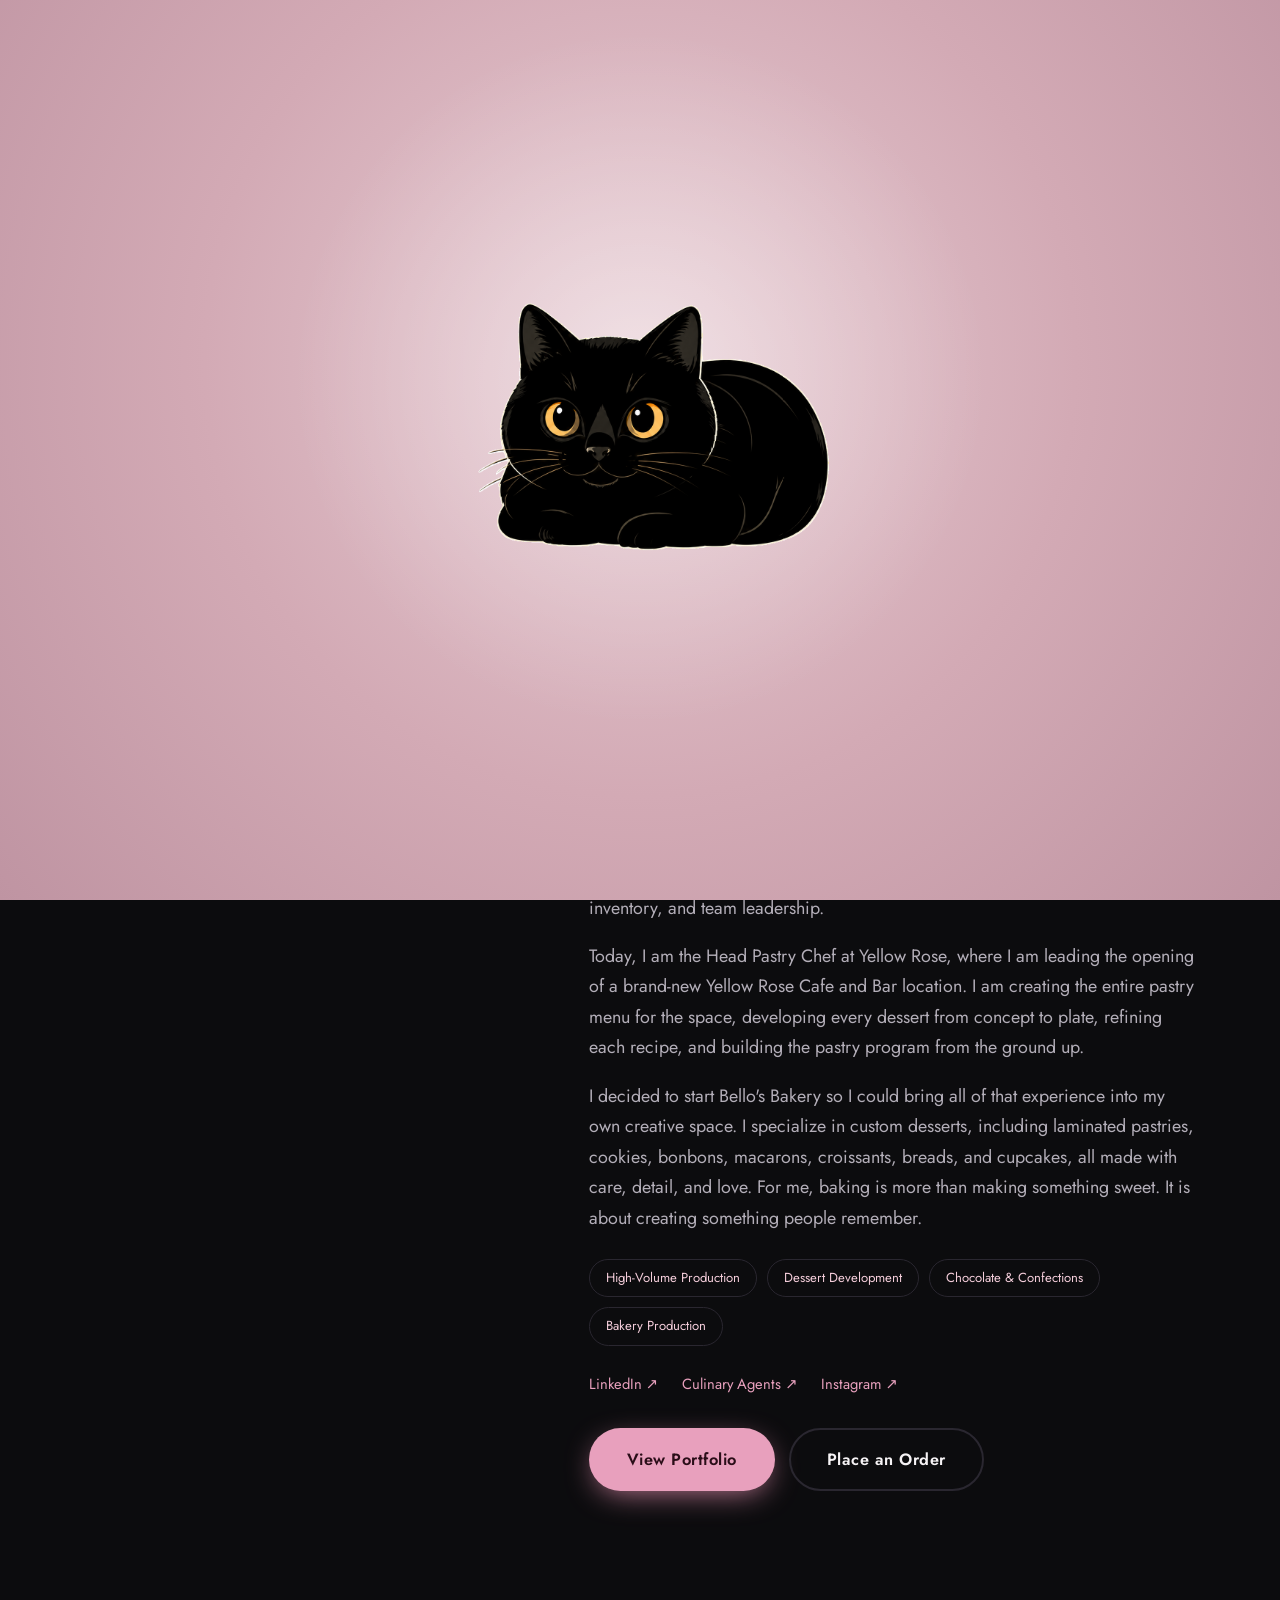
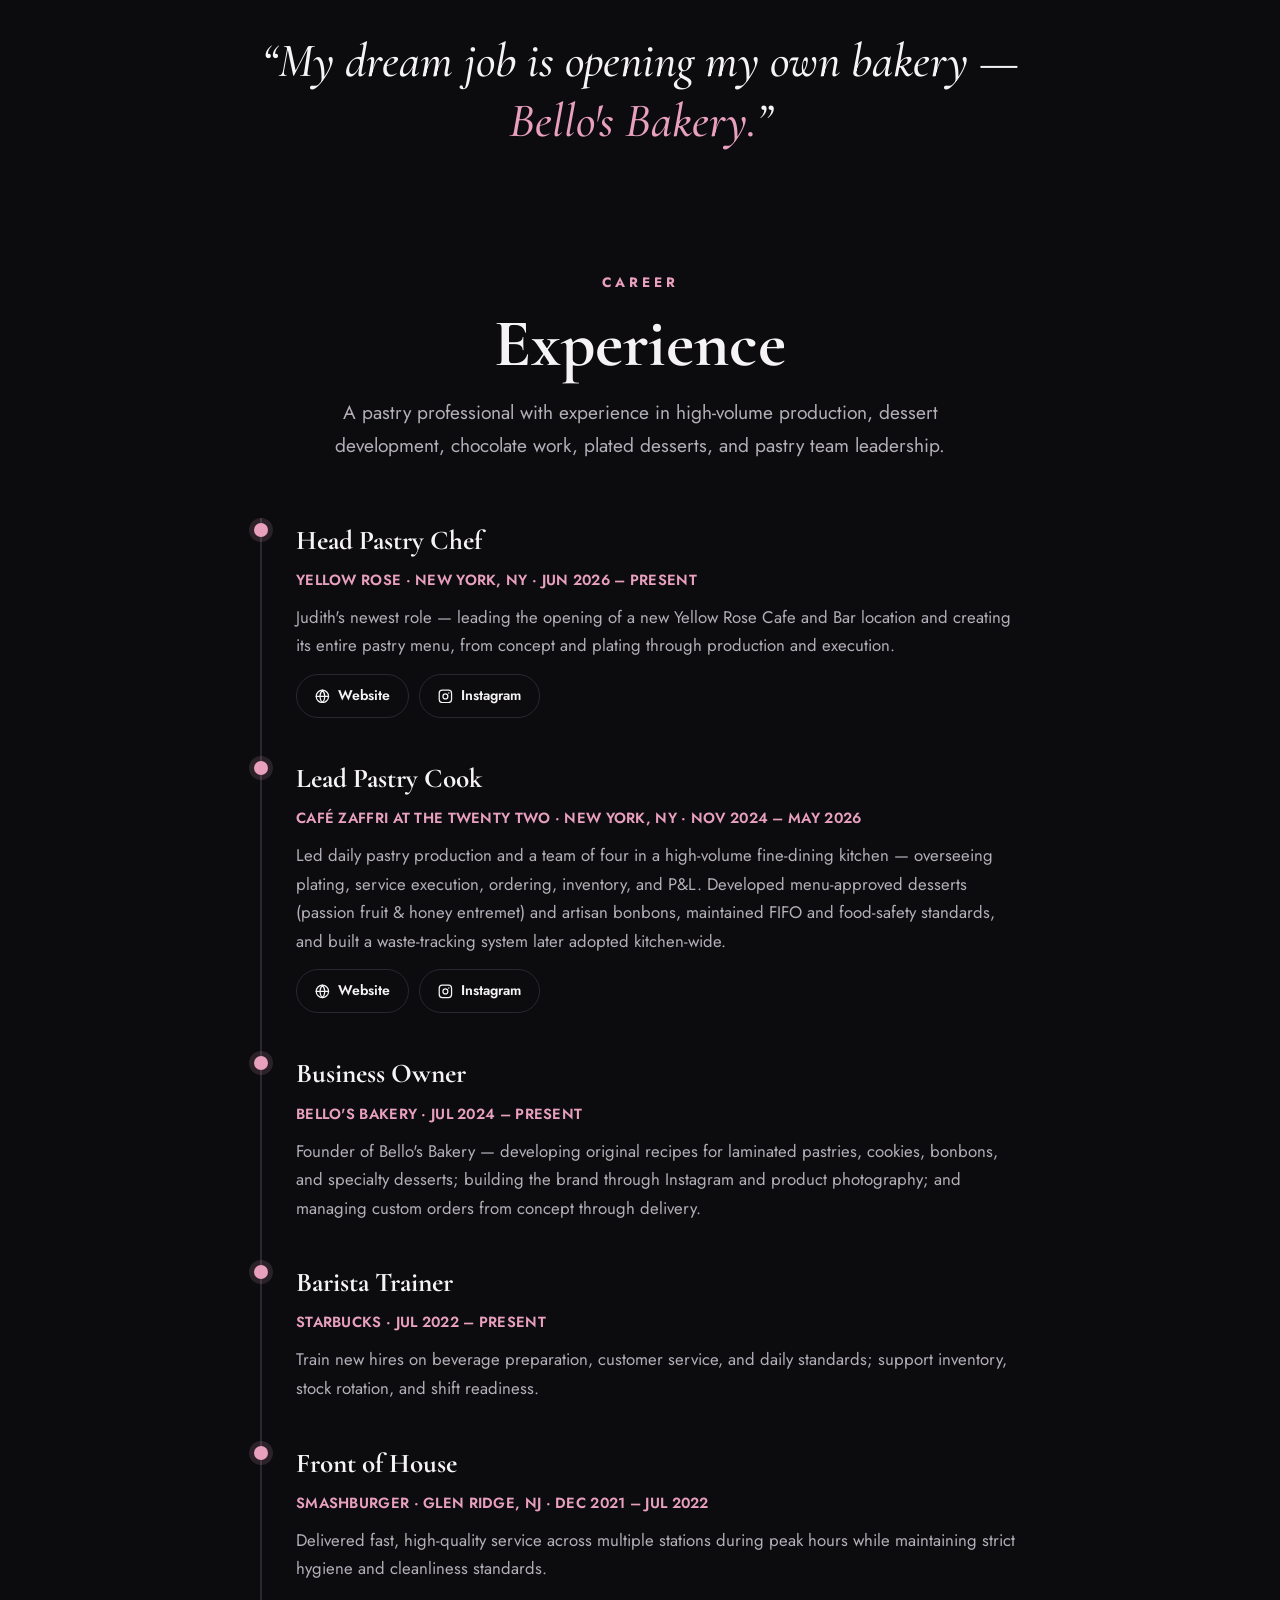
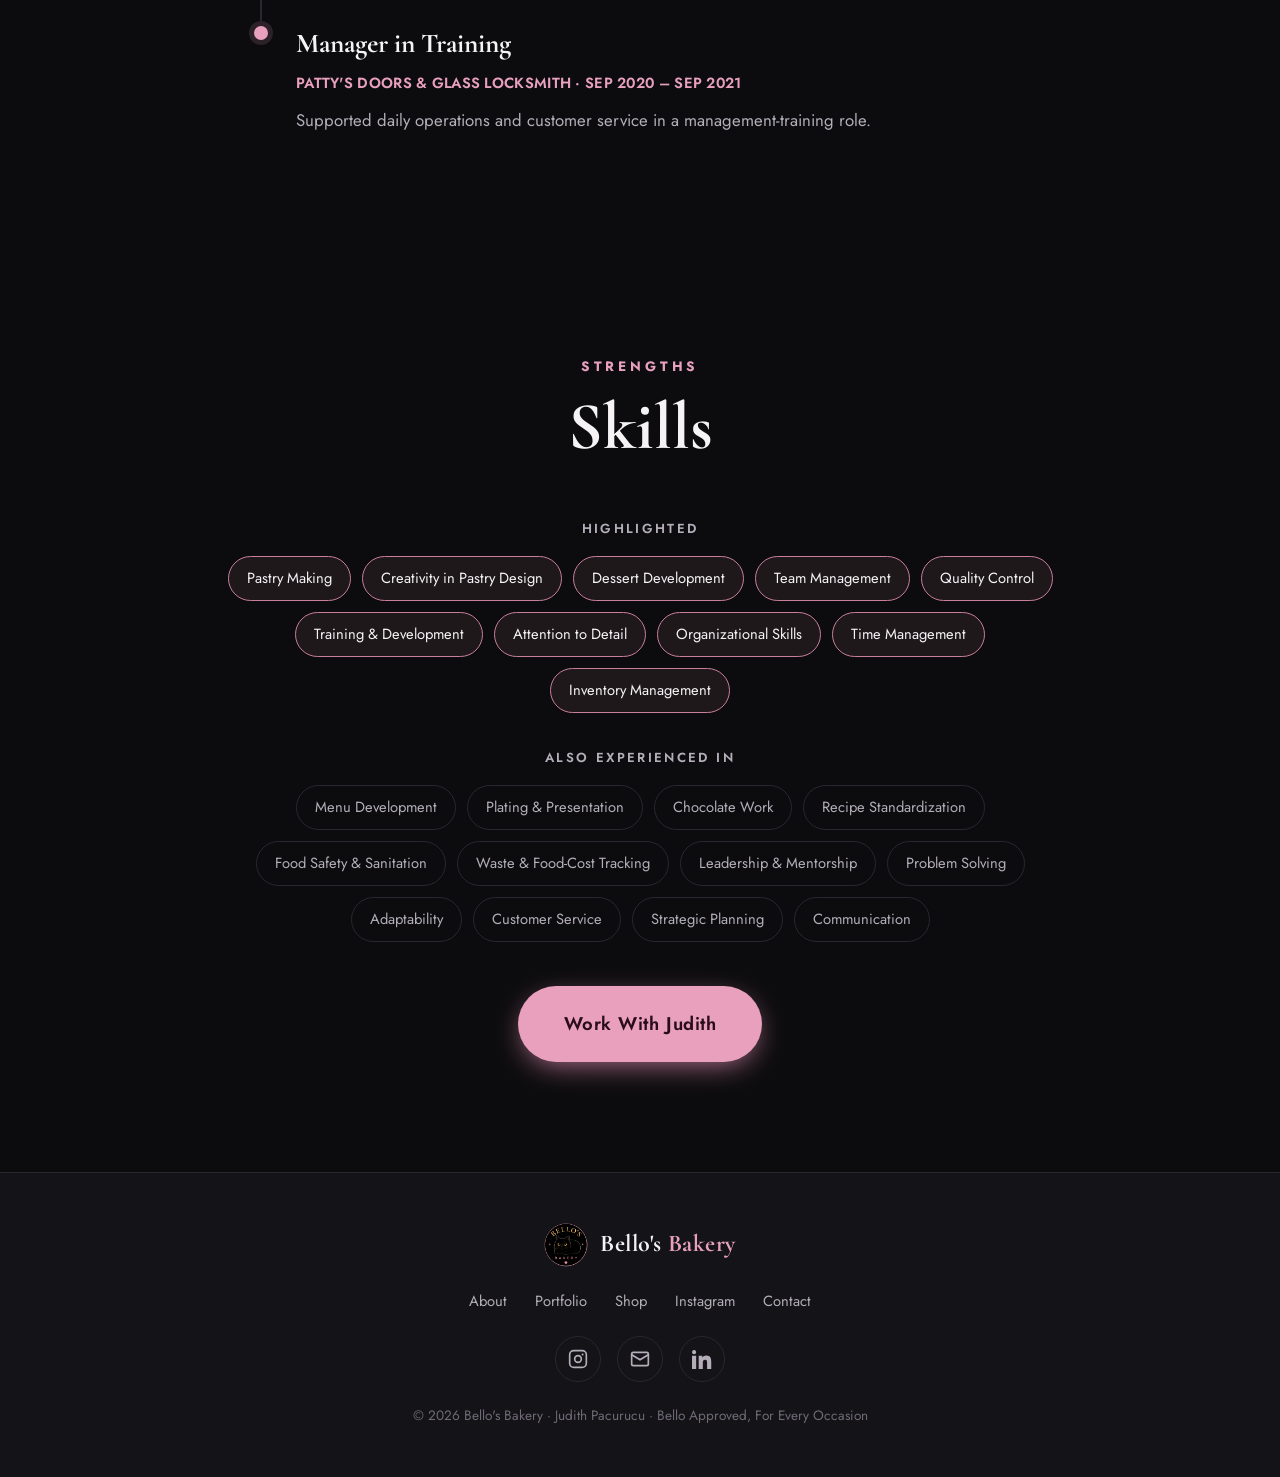
<file: about.html>
<!DOCTYPE html>
<html lang="en">
<head>
  <meta charset="UTF-8" />
  <meta name="viewport" content="width=device-width, initial-scale=1.0" />
  <title>About — Bello's Bakery | Judith Pacurucu</title>
  <meta name="description" content="Meet Judith Pacurucu, founder of Bello's Bakery — her journey from baking at home in Newark to leading the pastry team at Café Zaffri in NYC." />
  <link rel="preconnect" href="https://fonts.googleapis.com" />
  <link rel="preconnect" href="https://fonts.gstatic.com" crossorigin />
  <link href="https://fonts.googleapis.com/css2?family=Cormorant+Garamond:wght@400;500;600;700&family=Jost:wght@300;400;500;600;700&display=swap" rel="stylesheet" />
  <link rel="stylesheet" href="css/styles.css" />
  <link rel="icon" href="images/bellosbakerylogo.png" />
</head>
<body data-page="about">

  <header class="nav" id="nav"></header>

  <!-- ===== INTRO / BIO ===== -->
  <section class="about section section--first" id="about">
    <div class="about__grid">
      <div class="about__photo reveal">
        <img src="images/judith_headshot_gray.png" alt="Judith Pacurucu, founder of Bello's Bakery" loading="lazy"
             onerror="this.classList.add('img--fallback'); this.alt='Add images/judith_headshot_gray.png';" />
      </div>
      <div class="about__text reveal">
        <p class="section__eyebrow">Meet the Baker</p>
        <h1 class="section__title">Judith Pacurucu</h1>
        <p>I was born in Queens and raised in Newark, and my love for baking started at home with YouTube food videos, curiosity, and a lot of trial and error. I grew up watching creators like Rosanna Pansino, Binging with Babish, and Guy Fieri, and I loved the idea of being able to make something beautiful, fun, and memorable with my own hands.</p>
        <p>At first, not everything came out the way I imagined, but every mistake made me want to learn more. When I had the chance to study Culinary Arts in high school, I took it right away. Over those four years, I built my foundation in baking, cooking, service, and presentation, and I eventually started competing in wedding cake decorating, service, and dining competitions.</p>
        <p>As I kept growing, I realized that pastry was the perfect place for my creativity. I have always loved painting, decorating cookies, piping details, designing cakes, and finding ways to make desserts feel personal and special. That creative side, mixed with practice and discipline, is what pushed me toward pastry.</p>
        <p>After working at Starbucks, where I strengthened my customer service, training, organization, and production skills, I moved into fine dining in New York City. I went on to lead the pastry team at Café Zaffri, where I oversaw pastry production, plated desserts, chocolate work, menu development, ordering, inventory, and team leadership.</p>
        <p>Today, I am the Head Pastry Chef at Yellow Rose, where I am leading the opening of a brand-new Yellow Rose Cafe and Bar location. I am creating the entire pastry menu for the space, developing every dessert from concept to plate, refining each recipe, and building the pastry program from the ground up.</p>
        <p>I decided to start Bello's Bakery so I could bring all of that experience into my own creative space. I specialize in custom desserts, including laminated pastries, cookies, bonbons, macarons, croissants, breads, and cupcakes, all made with care, detail, and love. For me, baking is more than making something sweet. It is about creating something people remember.</p>

        <ul class="about__skills">
          <li>High-Volume Production</li>
          <li>Dessert Development</li>
          <li>Chocolate &amp; Confections</li>
          <li>Bakery Production</li>
        </ul>
        <div class="about__links">
          <a href="https://www.linkedin.com/in/judith-pacurucu-4553b5252/" target="_blank" rel="noopener">LinkedIn ↗</a>
          <a href="https://culinaryagents.com/talents/1619501-Judith-Pacurucu" target="_blank" rel="noopener">Culinary Agents ↗</a>
          <a href="https://www.instagram.com/_bellosbakery/" target="_blank" rel="noopener">Instagram ↗</a>
        </div>
        <div class="about__cta">
          <a href="portfolio.html" class="btn btn--primary">View Portfolio</a>
          <a href="contact.html" class="btn btn--ghost">Place an Order</a>
        </div>
      </div>
    </div>
  </section>

  <!-- ===== PULL QUOTE ===== -->
  <section class="quote">
    <blockquote class="quote__inner reveal">
      <p>“My dream job is opening my own bakery — <span>Bello's Bakery.</span>”</p>
    </blockquote>
  </section>

  <!-- ===== EXPERIENCE ===== -->
  <section class="section experience" id="experience">
    <div class="section__head reveal">
      <p class="section__eyebrow">Career</p>
      <h2 class="section__title">Experience</h2>
      <p class="section__lead">A pastry professional with experience in high-volume production, dessert development, chocolate work, plated desserts, and pastry team leadership.</p>
    </div>

    <div class="timeline">
      <div class="timeline__item reveal">
        <h3 class="timeline__role">Head Pastry Chef</h3>
        <p class="timeline__meta">Yellow Rose · New York, NY · Jun 2026 – Present</p>
        <p class="timeline__desc">Judith's newest role — leading the opening of a new Yellow Rose Cafe and Bar location and creating its entire pastry menu, from concept and plating through production and execution.</p>
        <div class="timeline__links">
          <a class="chip-btn" href="https://www.yellowrosenyc.com" target="_blank" rel="noopener"><svg viewBox="0 0 24 24" fill="none" stroke="currentColor" stroke-width="2" stroke-linecap="round" stroke-linejoin="round"><circle cx="12" cy="12" r="10"/><path d="M2 12h20"/><path d="M12 2a15.3 15.3 0 0 1 4 10 15.3 15.3 0 0 1-4 10 15.3 15.3 0 0 1-4-10 15.3 15.3 0 0 1 4-10z"/></svg> Website</a>
          <a class="chip-btn" href="https://www.instagram.com/yellowrose.nyc/" target="_blank" rel="noopener"><svg viewBox="0 0 24 24" fill="none" stroke="currentColor" stroke-width="2" stroke-linecap="round" stroke-linejoin="round"><rect x="2" y="2" width="20" height="20" rx="5"/><circle cx="12" cy="12" r="4"/><circle cx="17.5" cy="6.5" r="1.2" fill="currentColor" stroke="none"/></svg> Instagram</a>
        </div>
      </div>
      <div class="timeline__item reveal">
        <h3 class="timeline__role">Lead Pastry Cook</h3>
        <p class="timeline__meta">Café Zaffri at The Twenty Two · New York, NY · Nov 2024 – May 2026</p>
        <p class="timeline__desc">Led daily pastry production and a team of four in a high-volume fine-dining kitchen — overseeing plating, service execution, ordering, inventory, and P&amp;L. Developed menu-approved desserts (passion fruit &amp; honey entremet) and artisan bonbons, maintained FIFO and food-safety standards, and built a waste-tracking system later adopted kitchen-wide.</p>
        <div class="timeline__links">
          <a class="chip-btn" href="https://www.cafezaffri.com" target="_blank" rel="noopener"><svg viewBox="0 0 24 24" fill="none" stroke="currentColor" stroke-width="2" stroke-linecap="round" stroke-linejoin="round"><circle cx="12" cy="12" r="10"/><path d="M2 12h20"/><path d="M12 2a15.3 15.3 0 0 1 4 10 15.3 15.3 0 0 1-4 10 15.3 15.3 0 0 1-4-10 15.3 15.3 0 0 1 4-10z"/></svg> Website</a>
          <a class="chip-btn" href="https://www.instagram.com/cafezaffri/" target="_blank" rel="noopener"><svg viewBox="0 0 24 24" fill="none" stroke="currentColor" stroke-width="2" stroke-linecap="round" stroke-linejoin="round"><rect x="2" y="2" width="20" height="20" rx="5"/><circle cx="12" cy="12" r="4"/><circle cx="17.5" cy="6.5" r="1.2" fill="currentColor" stroke="none"/></svg> Instagram</a>
        </div>
      </div>
      <div class="timeline__item reveal">
        <h3 class="timeline__role">Business Owner</h3>
        <p class="timeline__meta">Bello's Bakery · Jul 2024 – Present</p>
        <p class="timeline__desc">Founder of Bello's Bakery — developing original recipes for laminated pastries, cookies, bonbons, and specialty desserts; building the brand through Instagram and product photography; and managing custom orders from concept through delivery.</p>
      </div>
      <div class="timeline__item reveal">
        <h3 class="timeline__role">Barista Trainer</h3>
        <p class="timeline__meta">Starbucks · Jul 2022 – Present</p>
        <p class="timeline__desc">Train new hires on beverage preparation, customer service, and daily standards; support inventory, stock rotation, and shift readiness.</p>
      </div>
      <div class="timeline__item reveal">
        <h3 class="timeline__role">Front of House</h3>
        <p class="timeline__meta">Smashburger · Glen Ridge, NJ · Dec 2021 – Jul 2022</p>
        <p class="timeline__desc">Delivered fast, high-quality service across multiple stations during peak hours while maintaining strict hygiene and cleanliness standards.</p>
      </div>
      <div class="timeline__item reveal">
        <h3 class="timeline__role">Manager in Training</h3>
        <p class="timeline__meta">Patty's Doors &amp; Glass Locksmith · Sep 2020 – Sep 2021</p>
        <p class="timeline__desc">Supported daily operations and customer service in a management-training role.</p>
      </div>
    </div>
  </section>

  <!-- ===== SKILLS ===== -->
  <section class="section skills" id="skills">
    <div class="section__head reveal">
      <p class="section__eyebrow">Strengths</p>
      <h2 class="section__title">Skills</h2>
    </div>
    <div class="skills__block reveal">
      <h3 class="skills__label">Highlighted</h3>
      <div class="skills__grid">
        <span class="skill skill--key">Pastry Making</span>
        <span class="skill skill--key">Creativity in Pastry Design</span>
        <span class="skill skill--key">Dessert Development</span>
        <span class="skill skill--key">Team Management</span>
        <span class="skill skill--key">Quality Control</span>
        <span class="skill skill--key">Training &amp; Development</span>
        <span class="skill skill--key">Attention to Detail</span>
        <span class="skill skill--key">Organizational Skills</span>
        <span class="skill skill--key">Time Management</span>
        <span class="skill skill--key">Inventory Management</span>
      </div>
    </div>
    <div class="skills__block reveal">
      <h3 class="skills__label">Also experienced in</h3>
      <div class="skills__grid">
        <span class="skill">Menu Development</span>
        <span class="skill">Plating &amp; Presentation</span>
        <span class="skill">Chocolate Work</span>
        <span class="skill">Recipe Standardization</span>
        <span class="skill">Food Safety &amp; Sanitation</span>
        <span class="skill">Waste &amp; Food-Cost Tracking</span>
        <span class="skill">Leadership &amp; Mentorship</span>
        <span class="skill">Problem Solving</span>
        <span class="skill">Adaptability</span>
        <span class="skill">Customer Service</span>
        <span class="skill">Strategic Planning</span>
        <span class="skill">Communication</span>
      </div>
    </div>
    <div class="featured__cta reveal" style="margin-top:44px">
      <a href="contact.html" class="btn btn--primary btn--lg">Work With Judith</a>
    </div>
  </section>

  <footer class="footer" id="siteFooter"></footer>

  <script src="js/site.js"></script>
  <script src="js/main.js"></script>
</body>
</html>
</file>
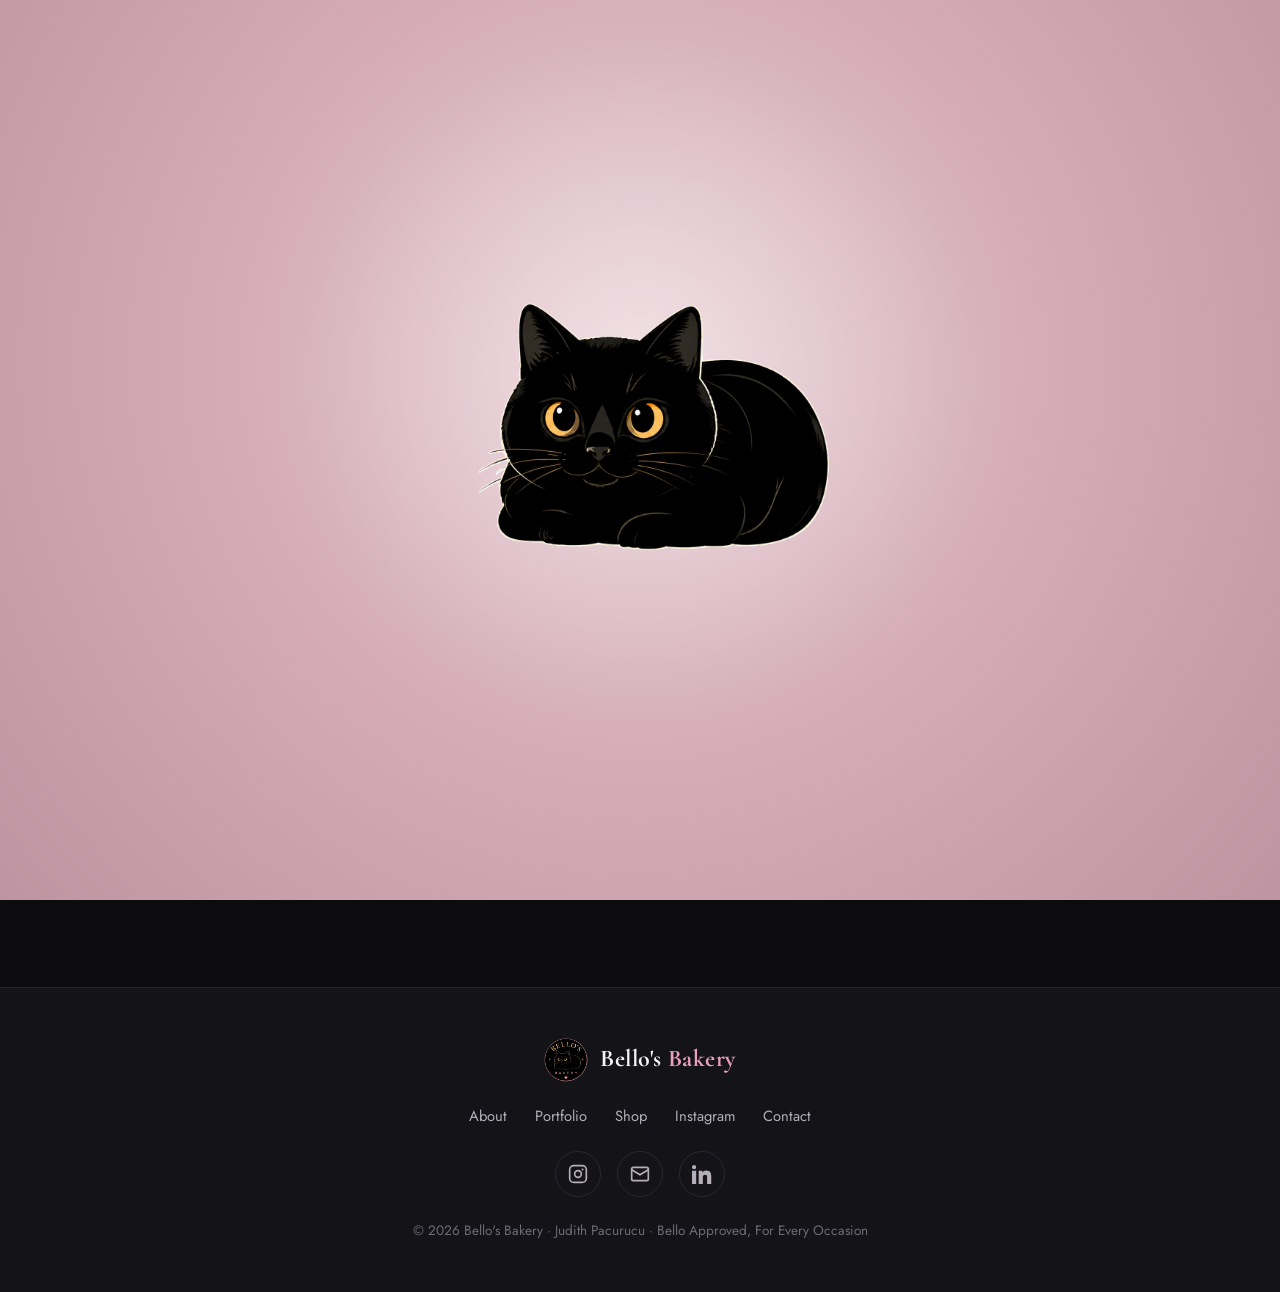
<file: contact.html>
<!DOCTYPE html>
<html lang="en">
<head>
  <meta charset="UTF-8" />
  <meta name="viewport" content="width=device-width, initial-scale=1.0" />
  <title>Place an Order — Bello's Bakery | Judith Pacurucu</title>
  <meta name="description" content="Place an order with Bello's Bakery. Send your order request through the form, or reach out by email or Instagram." />
  <link rel="preconnect" href="https://fonts.googleapis.com" />
  <link rel="preconnect" href="https://fonts.gstatic.com" crossorigin />
  <link href="https://fonts.googleapis.com/css2?family=Cormorant+Garamond:wght@400;500;600;700&family=Jost:wght@300;400;500;600;700&display=swap" rel="stylesheet" />
  <link rel="stylesheet" href="css/styles.css" />
  <link rel="icon" href="images/bellosbakerylogo.png" />
</head>
<body data-page="contact">

  <header class="nav" id="nav"></header>

  <section class="contact section section--first" id="contact">
    <div class="section__head reveal">
      <p class="section__eyebrow">Get in Touch</p>
      <h1 class="section__title">Place an Order</h1>
    </div>

    <div class="contact__grid">
      <div class="contact__info reveal">
        <p>Tell us what you'd like and when you need it, and we'll get back to you to confirm the details. Prefer to message? Use the quick links below.</p>

        <div class="contact__buttons">
          <a class="btn btn--primary btn--lg" href="mailto:Bellosbakery04@gmail.com?subject=Bakery%20Order%20Inquiry">
            <svg viewBox="0 0 24 24" fill="none" stroke="currentColor" stroke-width="2" stroke-linecap="round" stroke-linejoin="round"><rect x="2" y="4" width="20" height="16" rx="2"/><path d="m22 7-10 6L2 7"/></svg>
            Email Us
          </a>
          <a class="btn btn--ghost btn--lg" href="https://www.instagram.com/_bellosbakery/" target="_blank" rel="noopener">
            <svg viewBox="0 0 24 24" fill="none" stroke="currentColor" stroke-width="2" stroke-linecap="round" stroke-linejoin="round"><rect x="2" y="2" width="20" height="20" rx="5"/><circle cx="12" cy="12" r="4"/><circle cx="17.5" cy="6.5" r="1.2" fill="currentColor" stroke="none"/></svg>
            DM on Instagram
          </a>
        </div>

        <ul class="contact__details">
          <li><strong>Email</strong><a href="mailto:Bellosbakery04@gmail.com">Bellosbakery04@gmail.com</a></li>
          <li><strong>Instagram</strong><a href="https://www.instagram.com/_bellosbakery/" target="_blank" rel="noopener">@_bellosbakery</a></li>
        </ul>
      </div>

      <!-- Order form: powered by Formspree (free). See README step 3 for setup. -->
      <form class="contact__form reveal" id="orderForm"
            action="https://formspree.io/f/YOUR_FORM_ID" method="POST">
        <div class="field">
          <label for="name">Name</label>
          <input type="text" id="name" name="name" required />
        </div>
        <div class="field">
          <label for="email">Email</label>
          <input type="email" id="email" name="email" required />
        </div>
        <div class="field">
          <label for="order">What would you like to order?</label>
          <textarea id="order" name="order" rows="5" placeholder="e.g. 1 box of 12 macarons (Nutella + Tiramisu), 6 croissants — needed by Saturday" required></textarea>
        </div>
        <input type="hidden" name="_subject" value="New order from Bello's Bakery website" />
        <button type="submit" class="btn btn--primary btn--full btn--lg">Send Order Request</button>
        <p class="form__status" id="formStatus" role="status"></p>
      </form>
    </div>
  </section>

  <footer class="footer" id="siteFooter"></footer>

  <script src="js/site.js"></script>
  <script src="js/main.js"></script>
</body>
</html>
</file>
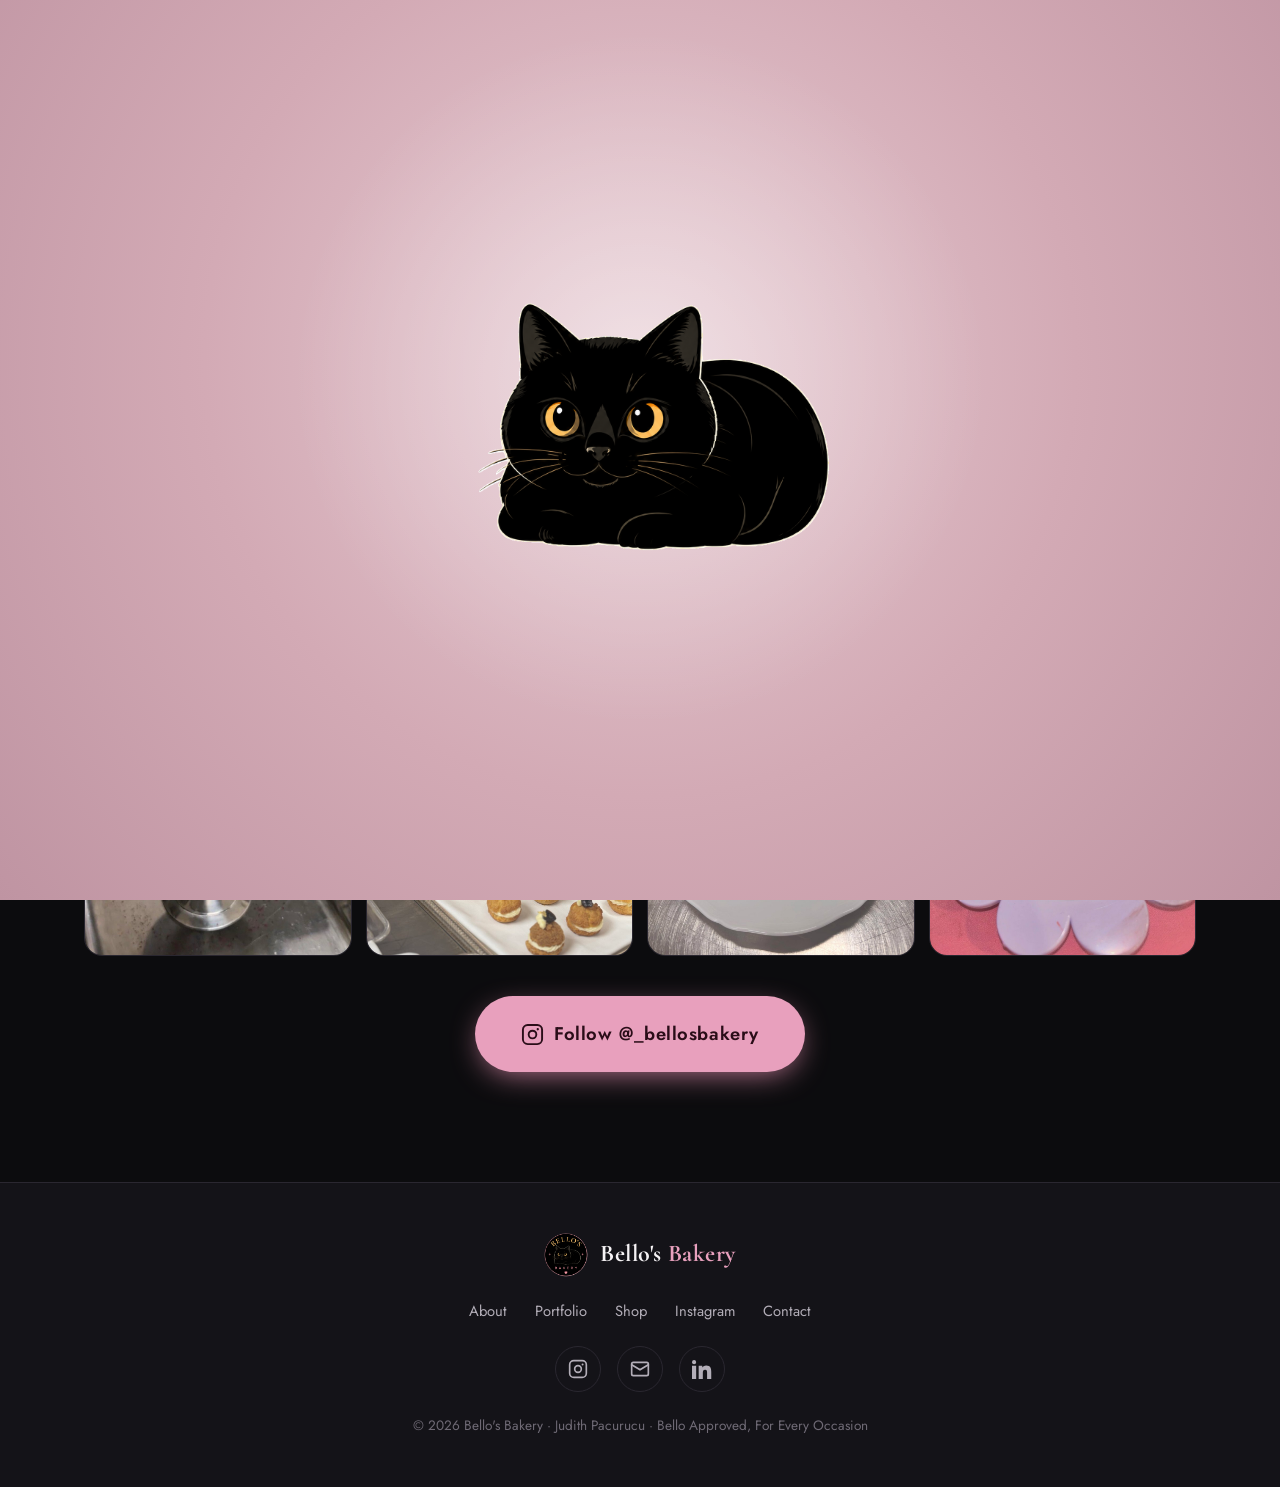
<file: instagram.html>
<!DOCTYPE html>
<html lang="en">
<head>
  <meta charset="UTF-8" />
  <meta name="viewport" content="width=device-width, initial-scale=1.0" />
  <title>Instagram — Bello's Bakery | @_bellosbakery</title>
  <meta name="description" content="See what Judith has been baking lately at Bello's Bakery — follow @_bellosbakery on Instagram." />
  <link rel="preconnect" href="https://fonts.googleapis.com" />
  <link rel="preconnect" href="https://fonts.gstatic.com" crossorigin />
  <link href="https://fonts.googleapis.com/css2?family=Cormorant+Garamond:wght@400;500;600;700&family=Jost:wght@300;400;500;600;700&display=swap" rel="stylesheet" />
  <link rel="stylesheet" href="css/styles.css" />
  <link rel="icon" href="images/bellosbakerylogo.png" />
</head>
<body data-page="instagram">

  <header class="nav" id="nav"></header>

  <section class="insta section section--first" id="instagram">
    <div class="section__head reveal">
      <p class="section__eyebrow">@_bellosbakery</p>
      <h1 class="section__title">Fresh from the Kitchen</h1>
      <p class="section__lead">See what Judith has been baking lately — straight from Instagram.</p>
    </div>

    <div class="insta__feed reveal" id="igFeed"><!-- live feed or preview grid --></div>

    <div class="insta__cta reveal">
      <a class="btn btn--primary btn--lg" href="https://www.instagram.com/_bellosbakery/" target="_blank" rel="noopener">
        <svg viewBox="0 0 24 24" fill="none" stroke="currentColor" stroke-width="2" stroke-linecap="round" stroke-linejoin="round"><rect x="2" y="2" width="20" height="20" rx="5"/><circle cx="12" cy="12" r="4"/><circle cx="17.5" cy="6.5" r="1.2" fill="currentColor" stroke="none"/></svg>
        Follow @_bellosbakery
      </a>
    </div>
  </section>

  <footer class="footer" id="siteFooter"></footer>

  <script src="js/site.js"></script>
  <script src="js/main.js"></script>
</body>
</html>
</file>
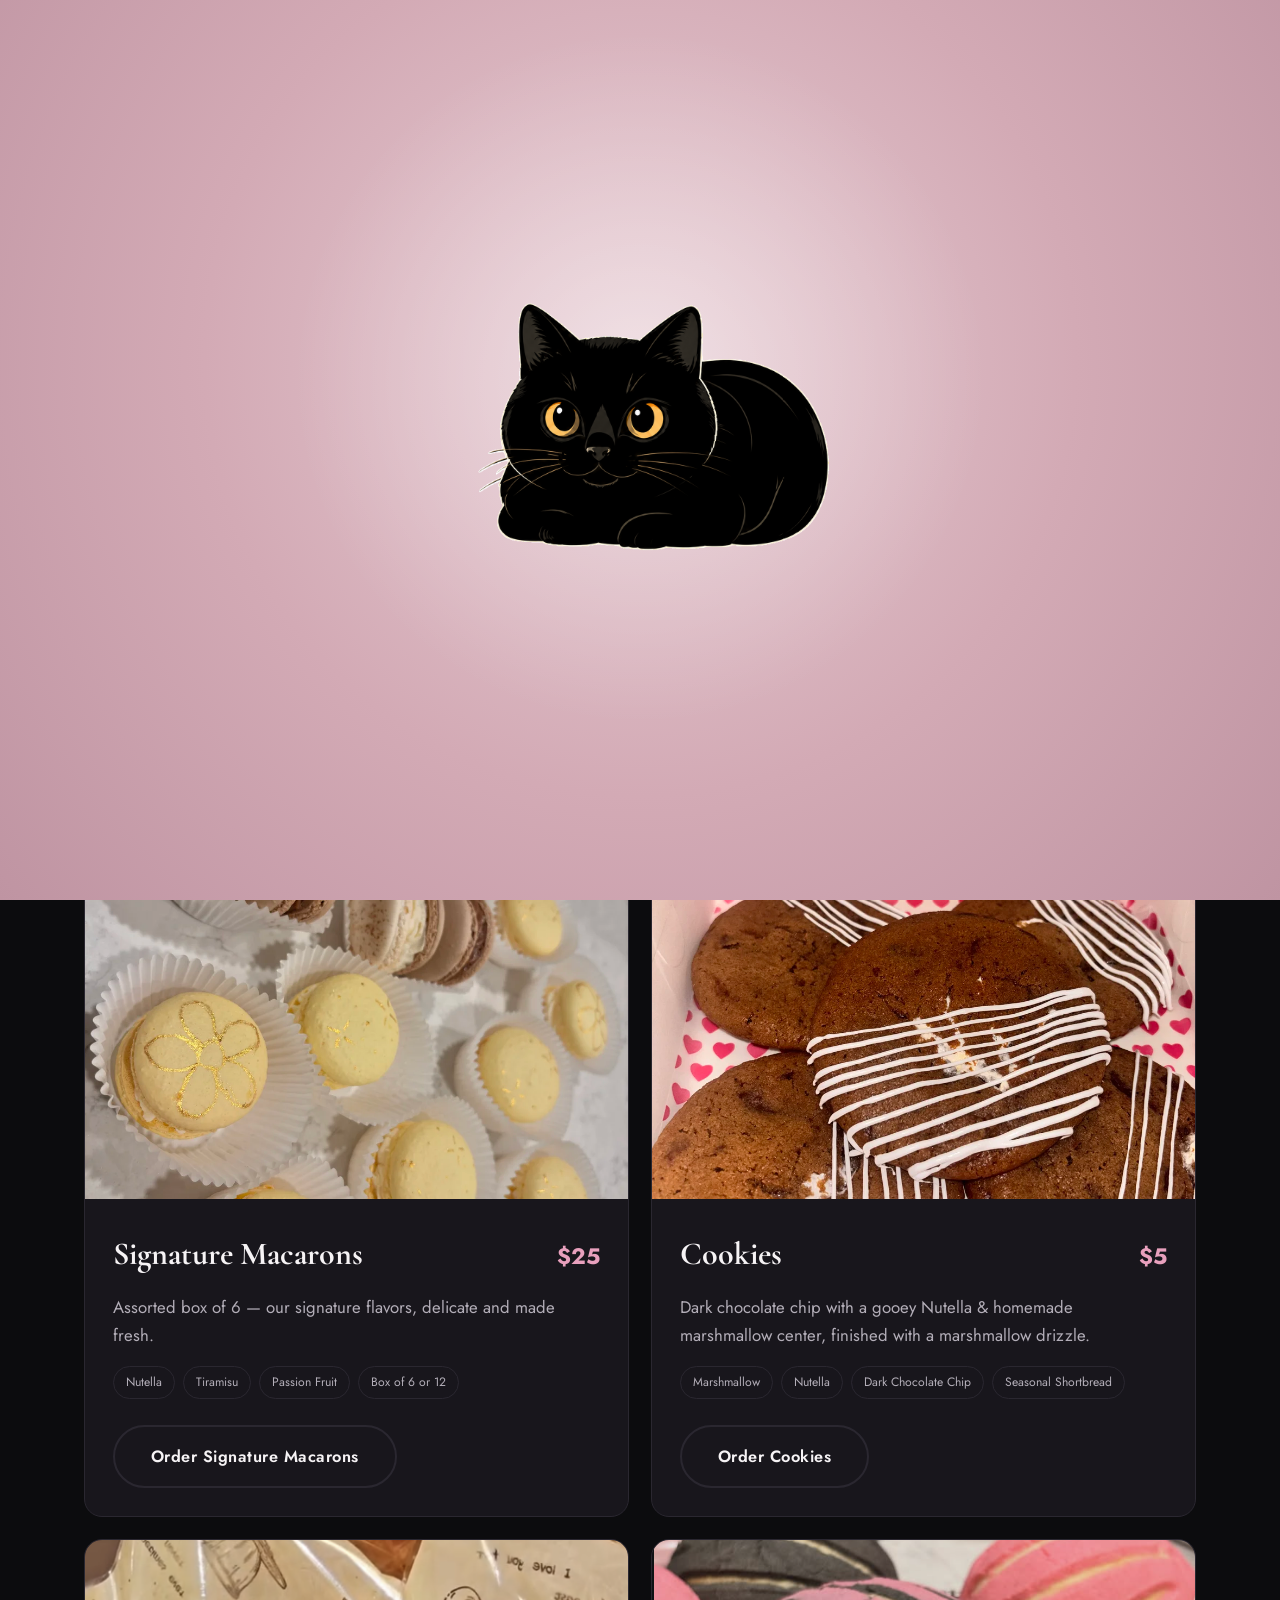
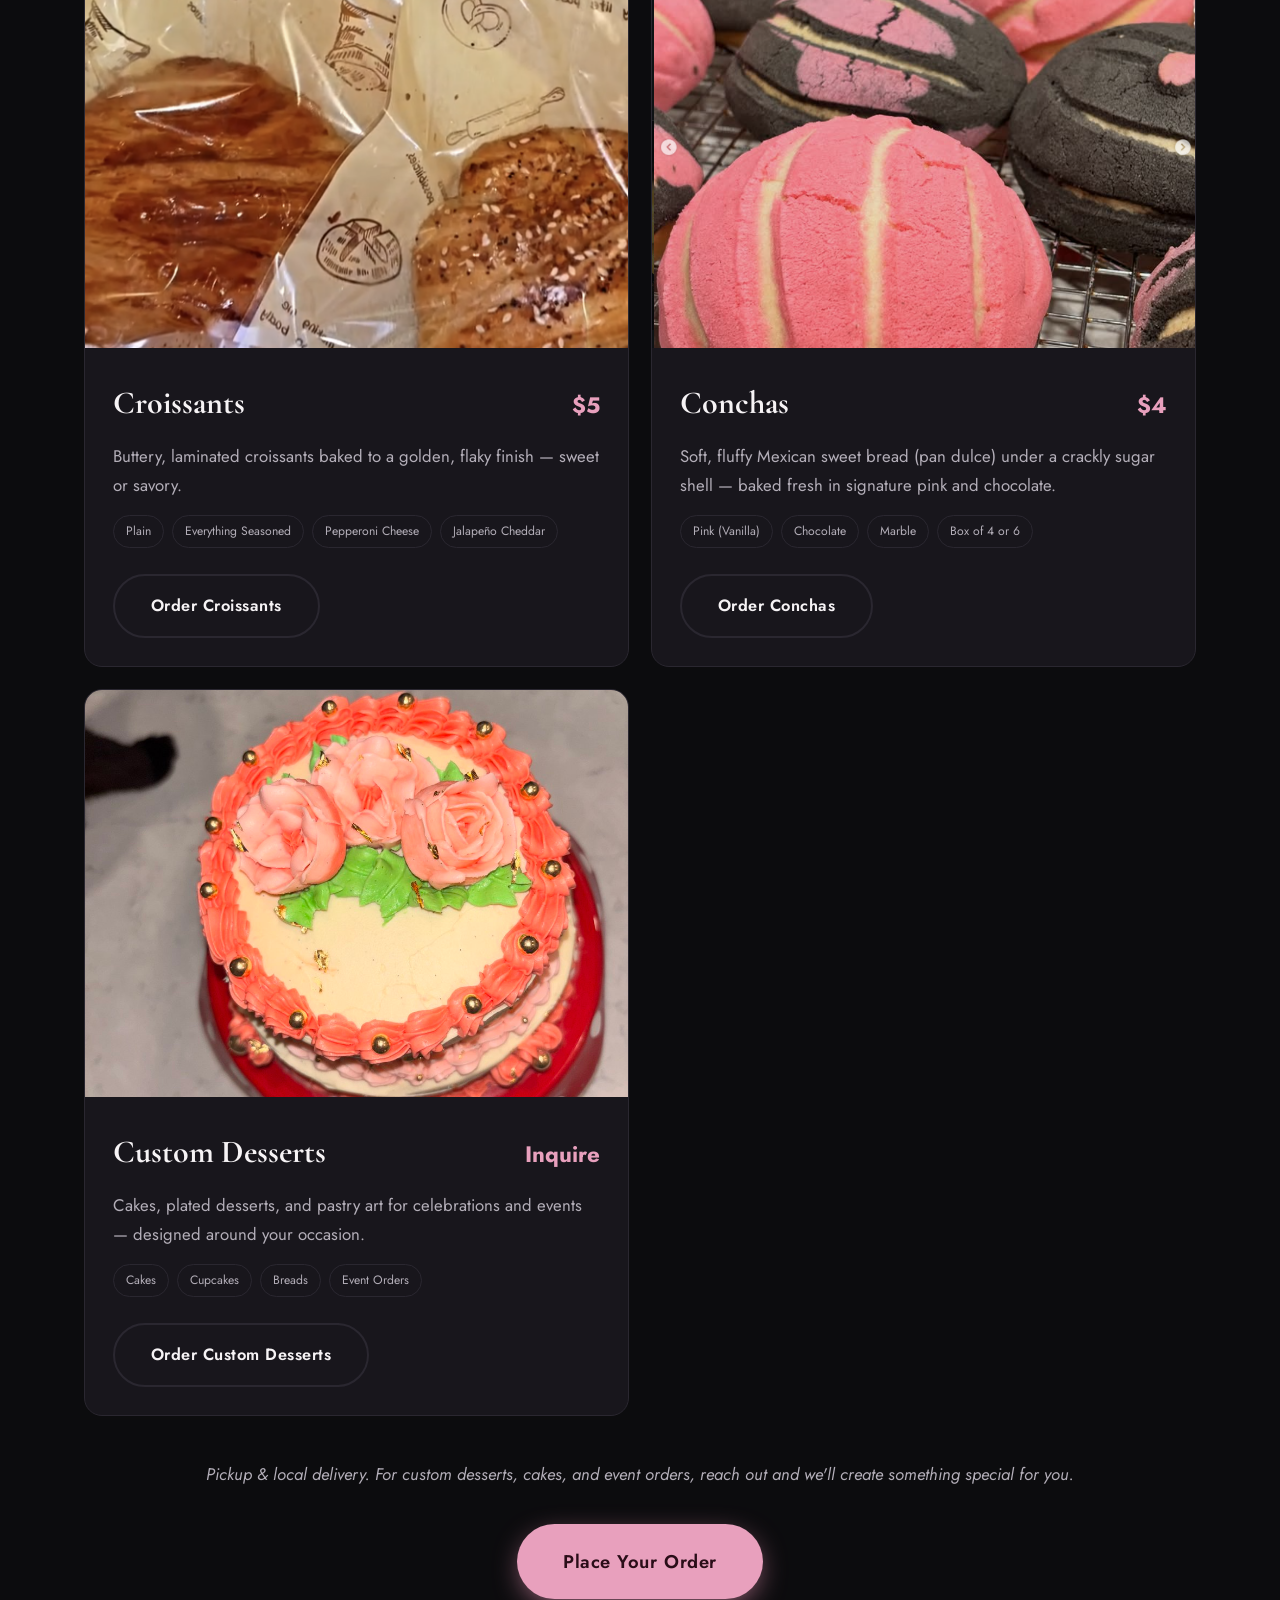
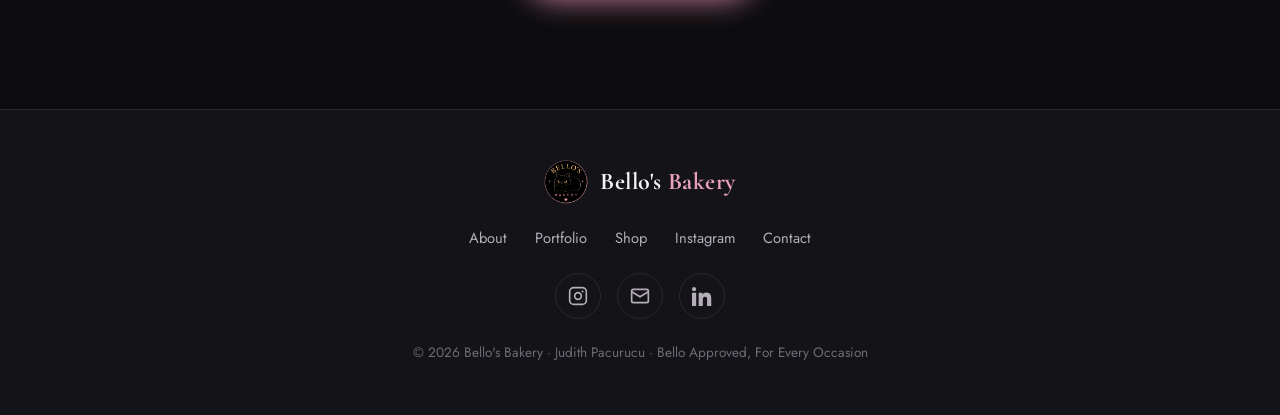
<file: menu.html>
<!DOCTYPE html>
<html lang="en">
<head>
  <meta charset="UTF-8" />
  <meta name="viewport" content="width=device-width, initial-scale=1.0" />
  <title>Shop — Bello's Bakery | Macarons, Cookies, Croissants & Custom Desserts</title>
  <meta name="description" content="Order from Bello's Bakery — signature macarons, cookies, croissants, and custom desserts. Freshly made to order with pickup & local delivery." />
  <link rel="preconnect" href="https://fonts.googleapis.com" />
  <link rel="preconnect" href="https://fonts.gstatic.com" crossorigin />
  <link href="https://fonts.googleapis.com/css2?family=Cormorant+Garamond:wght@400;500;600;700&family=Jost:wght@300;400;500;600;700&display=swap" rel="stylesheet" />
  <link rel="stylesheet" href="css/styles.css" />
  <link rel="icon" href="images/bellosbakerylogo.png" />
</head>
<body data-page="menu">

  <header class="nav" id="nav"></header>

  <section class="menu section section--first" id="menu">
    <div class="menu__illustration reveal">
      <img src="images/menu-illustration.png" alt="Bello's Bakery illustration" loading="lazy"
           onerror="this.closest('.menu__illustration').style.display='none';" />
    </div>
    <div class="section__head reveal">
      <p class="section__eyebrow">Order</p>
      <h1 class="section__title">The Shop</h1>
      <p class="section__lead">Freshly made to order. Pick your favorites, then send your order through the form or message us directly.</p>
    </div>

    <div class="menu__grid" id="menuGrid"><!-- generated in js/main.js --></div>

    <p class="menu__note reveal">Pickup &amp; local delivery. For custom desserts, cakes, and event orders, reach out and we'll create something special for you.</p>

    <div class="featured__cta reveal" style="margin-top:36px">
      <a href="contact.html" class="btn btn--primary btn--lg">Place Your Order</a>
    </div>
  </section>

  <footer class="footer" id="siteFooter"></footer>

  <script src="js/site.js"></script>
  <script src="js/main.js"></script>
</body>
</html>
</file>
<file: css/styles.css>
/* ============================================================
   Bello's Bakery — black & pink theme
   ============================================================ */

:root {
  --black:      #0c0c0e;
  --black-2:    #141318;
  --card:       #18161c;
  --card-line:  #2a2730;
  --pink:       #e8a0bd;
  --pink-soft:  #f4cdda;
  --pink-deep:  #c97f9c;
  --gold:       #d8b27a;
  --white:      #f6f3f5;
  --muted:      #b3aeb8;
  --radius:     18px;
  --maxw:       1160px;
  --serif:      "Cormorant Garamond", Georgia, serif;
  --sans:       "Jost", system-ui, sans-serif;
}

* { margin: 0; padding: 0; box-sizing: border-box; }

html { scroll-behavior: smooth; scroll-padding-top: 80px; }

body {
  background: var(--black);
  color: var(--white);
  font-family: var(--sans);
  font-weight: 400;
  line-height: 1.7;
  font-size: 1.05rem;
  -webkit-font-smoothing: antialiased;
  overflow-x: hidden;
}

img { display: block; max-width: 100%; }
a { color: inherit; text-decoration: none; }

::selection { background: var(--pink); color: #000; }

/* ---------- Layout helpers ---------- */
.section { padding: 110px 24px; max-width: var(--maxw); margin: 0 auto; }

.section__head { max-width: 640px; margin: 0 auto 56px; text-align: center; }
.section__eyebrow {
  font-size: .85rem; letter-spacing: .28em; text-transform: uppercase;
  color: var(--pink); font-weight: 700; margin-bottom: 14px;
}
.section__title { font-family: var(--serif); font-size: clamp(2.6rem, 6.5vw, 4.2rem); font-weight: 700; line-height: 1.04; }
.section__lead { color: var(--muted); margin-top: 18px; font-size: 1.2rem; }

/* ---------- Buttons ---------- */
.btn {
  display: inline-flex; align-items: center; justify-content: center; gap: 10px;
  padding: 16px 36px; border-radius: 100px;
  font-family: var(--sans); font-weight: 600; font-size: 1.02rem;
  letter-spacing: .03em; cursor: pointer; border: 2px solid transparent;
  transition: transform .25s ease, box-shadow .25s ease, background .25s ease, color .25s ease;
}
.btn svg { width: 1.25em; height: 1.25em; flex-shrink: 0; }
.btn--primary {
  background: var(--pink); color: #2a0d18;
  box-shadow: 0 8px 30px -8px var(--pink-deep);
}
.btn--primary:hover { transform: translateY(-3px); box-shadow: 0 14px 40px -8px var(--pink); }
.btn--ghost { border-color: var(--card-line); color: var(--white); background: transparent; }
.btn--ghost:hover { border-color: var(--pink); color: var(--pink); transform: translateY(-3px); }
.btn--full { width: 100%; text-align: center; }
.btn--lg { padding: 20px 44px; font-size: 1.15rem; }
@media (max-width: 540px) {
  .btn { width: 100%; }
  .btn--lg { padding: 18px 32px; }
}

/* ---------- Nav ---------- */
.nav {
  position: fixed; top: 0; left: 0; right: 0; z-index: 100;
  transition: background .35s ease, backdrop-filter .35s ease, border-color .35s ease;
  border-bottom: 1px solid transparent;
}
.nav.scrolled {
  background: rgba(12,12,14,.82); backdrop-filter: blur(14px);
  border-bottom-color: var(--card-line);
}
.nav__inner {
  max-width: var(--maxw); margin: 0 auto; padding: 18px 24px;
  display: flex; align-items: center; justify-content: space-between;
}
.nav__logo { display: flex; align-items: center; gap: 12px; font-family: var(--serif); font-size: 1.5rem; font-weight: 700; letter-spacing: .02em; }
.nav__logo-img { width: 44px; height: 44px; border-radius: 50%; }
.nav__logo-text span { color: var(--pink); margin-left: 6px; }
.nav__links { display: flex; align-items: center; gap: 32px; }
.nav__links a { position: relative; font-size: 1rem; font-weight: 600; color: var(--muted); transition: color .2s; }
.nav__links a:not(.nav__cta)::after {
  content: ""; position: absolute; left: 0; bottom: -5px; width: 0; height: 2px;
  background: var(--pink); transition: width .25s ease;
}
.nav__links a:hover { color: var(--white); }
.nav__links a.is-active { color: var(--pink); }
.nav__links a:not(.nav__cta):hover::after,
.nav__links a.is-active:not(.nav__cta)::after { width: 100%; }
.nav__cta {
  background: var(--pink); color: #2a0d18 !important; padding: 11px 26px;
  border-radius: 100px; font-weight: 700;
}
.nav__cta:hover { background: var(--pink-soft); }
.nav__toggle { display: none; background: none; border: 0; cursor: pointer; padding: 8px; }
.nav__toggle span { display: block; width: 26px; height: 2px; background: var(--white); margin: 5px 0; transition: .3s; }

/* ---------- Hero ---------- */
.hero {
  position: relative; min-height: 100vh; display: flex; flex-direction: column;
  align-items: center; justify-content: center; text-align: center;
  padding: 120px 24px 80px; overflow: hidden;
}
.hero__bg {
  position: absolute; inset: 0; z-index: 0;
  background:
    radial-gradient(120% 90% at 50% 0%, rgba(232,160,189,.20), transparent 55%),
    radial-gradient(80% 60% at 80% 90%, rgba(201,127,156,.16), transparent 60%),
    var(--black);
}
.hero__bg::after {
  content: ""; position: absolute; inset: 0;
  background-image: url("../images/hero.jpg");
  background-size: cover; background-position: center;
  opacity: .28; mix-blend-mode: luminosity;
}
.hero__content { position: relative; z-index: 1; max-width: 760px; }
.hero__logo {
  width: clamp(230px, 36vw, 380px); height: auto; margin: 0 auto 30px;
  border-radius: 50%;
  box-shadow: 0 0 0 1px rgba(244,205,218,.25), 0 24px 80px -16px rgba(232,160,189,.7);
  animation: riseIn .9s both, floaty 6s ease-in-out 1.3s infinite;
}
@keyframes floaty { 0%,100%{transform:translateY(0)} 50%{transform:translateY(-10px)} }
@keyframes riseIn { from { opacity: 0; transform: translateY(26px) } to { opacity: 1; transform: none } }

/* staggered hero entrance */
.hero__eyebrow { animation: riseIn .7s .20s both; }
.hero__title   { animation: riseIn .7s .34s both; }
.hero__sub     { animation: riseIn .7s .48s both; }
.hero__actions { animation: riseIn .7s .62s both; }
.hero__eyebrow {
  font-size: .95rem; letter-spacing: .3em; text-transform: uppercase;
  color: var(--pink-soft); margin-bottom: 22px; font-weight: 600;
}
.hero__title {
  font-family: var(--serif); font-weight: 700; line-height: 1;
  font-size: clamp(3rem, 9vw, 5.6rem); letter-spacing: -.01em;
}
.hero__title span { color: var(--pink); font-style: italic; }
.hero__sub { color: var(--white); font-size: 1.3rem; max-width: 600px; margin: 26px auto 38px; opacity: .85; }
.hero__actions { display: flex; gap: 16px; justify-content: center; flex-wrap: wrap; }
@media (max-width: 540px) { .hero__actions { width: 100%; } }
.hero__scroll {
  position: absolute; bottom: 28px; left: 50%; transform: translateX(-50%);
  z-index: 1; font-size: 1.4rem; color: var(--pink); animation: bounce 2s infinite;
}
@keyframes bounce { 0%,100%{transform:translateX(-50%) translateY(0)} 50%{transform:translateX(-50%) translateY(8px)} }

/* ---------- Marquee ---------- */
.marquee { background: var(--pink); color: #14060d; padding: 16px 0; overflow: hidden; white-space: nowrap; }
.marquee__track { display: inline-flex; gap: 26px; align-items: center; animation: scroll 28s linear infinite; }
.marquee__track span { font-family: var(--serif); font-size: 1.35rem; font-weight: 600; font-style: italic; }
@keyframes scroll { from { transform: translateX(0) } to { transform: translateX(-50%) } }

/* ---------- About ---------- */
.about__grid { display: grid; grid-template-columns: .85fr 1.15fr; gap: 56px; align-items: start; }
.about__photo {
  border-radius: var(--radius); overflow: hidden;
  border: 1px solid var(--card-line); background: var(--card);
  align-self: start; position: sticky; top: 100px;
}
.about__photo img { width: 100%; height: auto; display: block; }
.about__text p { color: var(--muted); margin-top: 18px; font-size: 1.12rem; }
.about__skills {
  list-style: none; display: flex; flex-wrap: wrap; gap: 10px; margin: 26px 0;
}
.about__skills li {
  font-size: .82rem; padding: 7px 16px; border: 1px solid var(--card-line);
  border-radius: 100px; color: var(--pink-soft);
}
.about__links { display: flex; gap: 24px; flex-wrap: wrap; }
.about__links a { color: var(--pink); font-size: .92rem; border-bottom: 1px solid transparent; transition: .2s; }
.about__links a:hover { border-bottom-color: var(--pink); }

/* ---------- Pull quote ---------- */
.quote { padding: 30px 24px 10px; }
.quote__inner { max-width: 820px; margin: 0 auto; text-align: center; }
.quote__inner p {
  font-family: var(--serif); font-style: italic; font-weight: 500;
  font-size: clamp(1.8rem, 4.5vw, 3rem); line-height: 1.25; color: var(--white);
}
.quote__inner span { color: var(--pink); }

/* ---------- Experience timeline ---------- */
.timeline { max-width: 760px; margin: 0 auto; }
.timeline__item {
  position: relative; padding: 0 0 38px 34px; border-left: 2px solid var(--card-line);
}
.timeline__item:last-child { border-left-color: transparent; padding-bottom: 0; }
.timeline__item::before {
  content: ""; position: absolute; left: -8px; top: 5px; width: 14px; height: 14px;
  border-radius: 50%; background: var(--pink); box-shadow: 0 0 0 5px rgba(232,160,189,.14);
}
.timeline__role { font-family: var(--serif); font-size: 1.7rem; font-weight: 700; }
.timeline__meta {
  color: var(--pink); font-size: .92rem; font-weight: 600; letter-spacing: .02em;
  margin: 4px 0 10px; text-transform: uppercase;
}
.timeline__desc { color: var(--muted); font-size: 1.05rem; }
.timeline__links { display: flex; gap: 10px; flex-wrap: wrap; margin-top: 14px; }
.chip-btn {
  display: inline-flex; align-items: center; gap: 8px; font-size: .88rem; font-weight: 600;
  padding: 9px 18px; border: 1px solid var(--card-line); border-radius: 100px;
  color: var(--white); transition: .2s;
}
.chip-btn:hover { border-color: var(--pink); color: var(--pink); transform: translateY(-2px); }
.chip-btn svg { width: 1.05em; height: 1.05em; }

/* ---------- Menu page illustration ---------- */
.menu__illustration { display: flex; justify-content: center; margin-bottom: 44px; }
.menu__illustration img {
  width: 100%; max-width: 360px; height: auto; border-radius: var(--radius);
  border: 1px solid var(--card-line); box-shadow: 0 16px 50px -20px rgba(232,160,189,.5);
}

/* ---------- Skills ---------- */
.skills__block { max-width: 880px; margin: 0 auto 34px; }
.skills__label {
  font-size: .82rem; letter-spacing: .18em; text-transform: uppercase;
  color: var(--muted); font-weight: 600; margin-bottom: 16px; text-align: center;
}
.skills__grid { display: flex; flex-wrap: wrap; gap: 11px; justify-content: center; }
.skill {
  font-size: .92rem; padding: 9px 18px; border: 1px solid var(--card-line);
  border-radius: 100px; color: var(--muted); transition: .2s;
}
.skill:hover { border-color: var(--pink); color: var(--white); }
.skill--key { color: var(--white); border-color: var(--pink-deep); background: rgba(232,160,189,.08); }

/* ---------- Portfolio ---------- */
.filters { display: flex; justify-content: center; flex-wrap: wrap; gap: 12px; margin-bottom: 44px; }
.filter {
  background: transparent; border: 1px solid var(--card-line); color: var(--muted);
  padding: 10px 22px; border-radius: 100px; cursor: pointer; font-family: var(--sans);
  font-size: .88rem; transition: .25s;
}
.filter:hover { color: var(--white); border-color: var(--pink-soft); }
.filter.is-active { background: var(--pink); color: #14060d; border-color: var(--pink); }

.gallery { display: grid; grid-template-columns: repeat(3, 1fr); gap: 18px; }
.card {
  position: relative; aspect-ratio: 1/1; border-radius: var(--radius); overflow: hidden;
  background: var(--card); border: 1px solid var(--card-line); cursor: pointer;
  transition: transform .3s ease, opacity .35s ease;
}
.card img { width: 100%; height: 100%; object-fit: cover; transition: transform .5s ease; }
.card:hover img { transform: scale(1.07); }
.card__overlay {
  position: absolute; inset: 0; display: flex; flex-direction: column; justify-content: flex-end;
  padding: 22px; background: linear-gradient(to top, rgba(12,12,14,.92), transparent 70%);
  opacity: 0; transition: opacity .3s ease;
}
.card:hover .card__overlay { opacity: 1; }
.card__overlay h3 { font-family: var(--serif); font-size: 1.4rem; font-weight: 600; }
.card__overlay span { color: var(--pink-soft); font-size: .8rem; letter-spacing: .08em; text-transform: uppercase; }
.card.is-hidden { display: none; }

/* ---------- Menu / Shop ---------- */
.menu__grid { display: grid; grid-template-columns: repeat(2, 1fr); gap: 22px; }
.menu__card {
  background: var(--card); border: 1px solid var(--card-line); border-radius: var(--radius);
  overflow: hidden; transition: border-color .3s ease, transform .3s ease;
  display: flex; flex-direction: column;
}
.menu__card:hover { border-color: var(--pink); transform: translateY(-4px); }
.menu__card__img { aspect-ratio: 4/3; background: var(--black-2); overflow: hidden; }
.menu__card__img img { width: 100%; height: 100%; object-fit: cover; transition: transform .5s ease; }
.menu__card:hover .menu__card__img img { transform: scale(1.06); }
.menu__card__body { padding: 28px; display: flex; flex-direction: column; gap: 12px; }
.menu__card__top { display: flex; justify-content: space-between; align-items: baseline; gap: 16px; }
.menu__card h3 { font-family: var(--serif); font-size: 2rem; font-weight: 700; }
.menu__price { color: var(--pink); font-weight: 700; font-size: 1.4rem; white-space: nowrap; }
.menu__desc { color: var(--muted); font-size: 1.05rem; }
.menu__opts { display: flex; flex-wrap: wrap; gap: 8px; margin-top: 4px; }
.menu__opts span {
  font-size: .76rem; padding: 5px 12px; border: 1px solid var(--card-line);
  border-radius: 100px; color: var(--muted);
}
.menu__card .btn { margin-top: 14px; align-self: flex-start; }
.menu__note { text-align: center; color: var(--muted); margin-top: 44px; font-style: italic; }

/* ---------- Page-level animations ---------- */
body { animation: pageFade .55s ease both; }
@keyframes pageFade { from { opacity: 0 } to { opacity: 1 } }

/* ===== One-time pink intro splash (first visit per session) ===== */
.intro-lock, .intro-lock body { overflow: hidden; }

.intro {
  position: fixed; inset: 0; z-index: 9999;
  display: flex; flex-direction: column; align-items: center; justify-content: center;
  background:
    radial-gradient(circle at 50% 42%, rgba(255,255,255,.4) 0%, rgba(255,255,255,0) 42%),
    radial-gradient(circle at 50% 40%, #e7cdd4 0%, #d3aab5 52%, #bf94a2 100%);
  cursor: pointer;
  will-change: opacity;
}
.intro__cat {
  position: relative; width: min(72vmin, 460px); height: auto;
  opacity: 0;
  backface-visibility: hidden; -webkit-backface-visibility: hidden;
  animation: catSneak 1.6s ease .2s both;
}
.intro--out { animation: introFadeOut 1.6s ease forwards; pointer-events: none; }

@keyframes introFadeIn  { from { opacity: 0 } to { opacity: 1 } }
@keyframes introFadeOut { to { opacity: 0; transform: scale(1.04) } }
@keyframes introPulse   { 0%,100% { transform: scale(.94); opacity: .5 } 50% { transform: scale(1.04); opacity: .85 } }
@keyframes catSneak {
  from { opacity: 0; transform: scale(.92) translateY(16px); }
  to   { opacity: 1; transform: scale(1)   translateY(0); }
}

@media (prefers-reduced-motion: reduce) { .intro { display: none; } }
.section--first { padding-top: 140px; }
/* gallery + menu cards rise in with a stagger (delay set inline in JS) */
.card, .menu__card { animation: riseIn .6s both; }

/* ---------- Home: about teaser ---------- */
.teaser__grid { display: grid; grid-template-columns: .85fr 1.15fr; gap: 60px; align-items: center; }
.teaser__photo { aspect-ratio: 4/5; border-radius: var(--radius); overflow: hidden; border: 1px solid var(--card-line); background: var(--card); }
.teaser__photo img { width: 100%; height: 100%; object-fit: cover; object-position: center 22%; }
.teaser__text p { color: var(--muted); font-size: 1.15rem; margin: 18px 0 28px; }
.teaser__badge {
  display: inline-block; margin: 0 0 28px !important; padding: 10px 20px;
  border: 1px solid var(--pink-deep); border-radius: 100px;
  background: rgba(232,160,189,.09); color: var(--pink-soft);
  font-size: .95rem !important; font-weight: 600;
}

/* ---------- Home: featured work ---------- */
.featured__grid { display: grid; grid-template-columns: repeat(3, 1fr); gap: 20px; }
.featured__tile { position: relative; aspect-ratio: 1/1; border-radius: var(--radius); overflow: hidden; border: 1px solid var(--card-line); background: var(--card); display: block; }
.featured__tile img { width: 100%; height: 100%; object-fit: cover; transition: transform .5s ease; }
.featured__tile:hover img { transform: scale(1.08); }
.featured__tile span {
  position: absolute; left: 0; right: 0; bottom: 0; padding: 22px 20px 18px;
  font-family: var(--serif); font-size: 1.35rem; color: var(--white);
  background: linear-gradient(to top, rgba(12,12,14,.9), transparent);
}
.featured__cta { display: flex; justify-content: center; margin-top: 44px; }

/* ---------- Home: order CTA strip ---------- */
.cta-strip { padding: 90px 24px; text-align: center; background:
  radial-gradient(90% 140% at 50% 0%, rgba(232,160,189,.16), transparent 60%), var(--black-2);
  border-top: 1px solid var(--card-line); border-bottom: 1px solid var(--card-line); }
.cta-strip__inner { max-width: 640px; margin: 0 auto; }
.cta-strip__inner p { color: var(--muted); font-size: 1.15rem; margin: 16px 0 30px; }

/* ---------- About page CTA row ---------- */
.about__cta { display: flex; gap: 14px; flex-wrap: wrap; margin-top: 30px; }

/* ---------- Footer social ---------- */
.footer__social { display: flex; gap: 16px; }
.footer__social a {
  width: 46px; height: 46px; border-radius: 50%; display: flex; align-items: center; justify-content: center;
  border: 1px solid var(--card-line); color: var(--muted); transition: .25s;
}
.footer__social a:hover { color: var(--pink); border-color: var(--pink); transform: translateY(-3px); }
.footer__social svg { width: 20px; height: 20px; }

/* ---------- Contact ---------- */
.contact__grid { display: grid; grid-template-columns: 1fr 1fr; gap: 64px; align-items: start; }
.contact__info p { color: var(--muted); margin-top: 18px; }
.contact__buttons { display: flex; gap: 14px; flex-wrap: wrap; margin: 30px 0; }
.contact__details { list-style: none; display: grid; gap: 18px; margin-top: 10px; }
.contact__details li { display: flex; flex-direction: column; }
.contact__details strong { font-size: .76rem; letter-spacing: .16em; text-transform: uppercase; color: var(--pink); margin-bottom: 4px; font-weight: 500; }
.contact__details a:hover { color: var(--pink); }

.contact__form { background: var(--card); border: 1px solid var(--card-line); border-radius: var(--radius); padding: 36px; }
.field { margin-bottom: 20px; }
.field label { display: block; font-size: .82rem; letter-spacing: .08em; text-transform: uppercase; color: var(--muted); margin-bottom: 8px; }
.field input, .field textarea {
  width: 100%; background: var(--black-2); border: 1px solid var(--card-line); border-radius: 10px;
  padding: 13px 15px; color: var(--white); font-family: var(--sans); font-size: .96rem; transition: border-color .2s;
  resize: vertical;
}
.field input:focus, .field textarea:focus { outline: none; border-color: var(--pink); }
.form__status { margin-top: 14px; font-size: .9rem; min-height: 1.2em; }
.form__status.ok { color: var(--pink-soft); }
.form__status.err { color: #ff8080; }

/* ---------- Instagram feed ---------- */
.insta__feed { margin-bottom: 40px; }
.insta__grid { display: grid; grid-template-columns: repeat(4, 1fr); gap: 14px; }
.insta__tile {
  position: relative; aspect-ratio: 1/1; border-radius: var(--radius); overflow: hidden;
  border: 1px solid var(--card-line); background: var(--card); display: block;
}
.insta__tile img { width: 100%; height: 100%; object-fit: cover; transition: transform .5s ease; }
.insta__tile:hover img { transform: scale(1.08); }
.insta__tile::after {
  content: ""; position: absolute; inset: 0; background: rgba(12,12,14,.45);
  opacity: 0; transition: opacity .3s ease;
  background-image: url("data:image/svg+xml,%3Csvg xmlns='http://www.w3.org/2000/svg' width='40' height='40' viewBox='0 0 24 24' fill='none' stroke='%23fff' stroke-width='2' stroke-linecap='round' stroke-linejoin='round'%3E%3Crect x='2' y='2' width='20' height='20' rx='5'/%3E%3Ccircle cx='12' cy='12' r='4'/%3E%3Ccircle cx='17.5' cy='6.5' r='1.2' fill='%23fff' stroke='none'/%3E%3C/svg%3E");
  background-repeat: no-repeat; background-position: center;
}
.insta__tile:hover::after { opacity: 1; }
.insta__note { text-align: center; color: var(--muted); font-size: .95rem; margin-bottom: 28px; }
.insta__cta { display: flex; justify-content: center; }
.lightwidget-widget { width: 100%; border: 0; overflow: hidden; }

/* ---------- Lightbox ---------- */
.lightbox {
  position: fixed; inset: 0; z-index: 200; display: none;
  background: rgba(8,8,10,.95); backdrop-filter: blur(8px);
  align-items: center; justify-content: center; padding: 5vh 4vw;
}
.lightbox.open { display: flex; }
.lightbox__stage { max-width: 90vw; max-height: 86vh; display: flex; flex-direction: column; align-items: center; gap: 16px; }
.lightbox__stage img {
  max-width: 90vw; max-height: 78vh; width: auto; height: auto;
  border-radius: 12px; box-shadow: 0 30px 80px -20px #000;
  animation: lbpop .3s ease;
}
@keyframes lbpop { from { opacity: 0; transform: scale(.96) } to { opacity: 1; transform: none } }
.lightbox__stage figcaption { font-family: var(--serif); font-size: 1.4rem; color: var(--white); text-align: center; }
.lightbox__close {
  position: absolute; top: 22px; right: 26px; background: none; border: 0; color: #fff;
  font-size: 2.6rem; line-height: 1; cursor: pointer; opacity: .8; transition: opacity .2s;
}
.lightbox__close:hover { opacity: 1; }
.lightbox__nav {
  position: absolute; top: 50%; transform: translateY(-50%);
  width: 60px; height: 60px; border-radius: 50%;
  background: rgba(255,255,255,.08); border: 1px solid var(--card-line);
  color: #fff; font-size: 2rem; line-height: 1; cursor: pointer; transition: background .2s, transform .2s;
}
.lightbox__nav:hover { background: var(--pink); color: #2a0d18; }
.lightbox__prev { left: 3vw; }
.lightbox__next { right: 3vw; }
.lightbox__count { position: absolute; bottom: 24px; left: 50%; transform: translateX(-50%); color: var(--muted); font-size: .95rem; letter-spacing: .1em; }
.card { /* signal it's clickable */ }
.card::before {
  content: ""; position: absolute; inset: 0; z-index: 1; pointer-events: none;
  border-radius: var(--radius); box-shadow: inset 0 0 0 0 var(--pink); transition: box-shadow .25s ease;
}
.card:hover::before { box-shadow: inset 0 0 0 3px var(--pink); }

@media (max-width: 880px) { .insta__grid { grid-template-columns: repeat(2, 1fr); } }
@media (max-width: 540px) {
  .lightbox__nav { width: 48px; height: 48px; font-size: 1.6rem; }
  .lightbox__prev { left: 2vw; } .lightbox__next { right: 2vw; }
}

/* ---------- Footer ---------- */
.footer { border-top: 1px solid var(--card-line); padding: 50px 24px; background: var(--black-2); }
.footer__inner { max-width: var(--maxw); margin: 0 auto; display: flex; flex-direction: column; align-items: center; gap: 22px; text-align: center; }
.footer__links { display: flex; gap: 28px; flex-wrap: wrap; justify-content: center; }
.footer__links a { color: var(--muted); font-size: .92rem; transition: color .2s; }
.footer__links a:hover { color: var(--pink); }
.footer__copy { color: #6f6a75; font-size: .85rem; }

/* ---------- Image fallback (before real photos added) ---------- */
.img--fallback {
  display: flex; align-items: center; justify-content: center;
  min-height: 100%; width: 100%; background:
    repeating-linear-gradient(45deg, var(--card), var(--card) 12px, var(--black-2) 12px, var(--black-2) 24px);
  color: var(--pink-soft); font-size: .8rem; font-style: italic;
}

/* ---------- Reveal animation ---------- */
.reveal { opacity: 0; transform: translateY(30px); transition: opacity .7s ease, transform .7s ease; }
.reveal.in { opacity: 1; transform: none; }

/* ---------- Responsive ---------- */
@media (max-width: 880px) {
  .about__grid, .contact__grid, .teaser__grid { grid-template-columns: 1fr; gap: 40px; }
  .about__photo { position: static; max-width: 420px; margin: 0 auto; }
  .gallery, .featured__grid { grid-template-columns: repeat(2, 1fr); }
  .menu__grid { grid-template-columns: 1fr; }
  .featured__grid .featured__tile:last-child { grid-column: 1 / -1; aspect-ratio: 16/9; }

  .nav__links {
    position: fixed; inset: 0 0 0 auto; width: min(78vw, 320px);
    background: var(--black-2); flex-direction: column; align-items: flex-start;
    justify-content: center; padding: 40px; gap: 26px; transform: translateX(100%);
    transition: transform .35s ease; border-left: 1px solid var(--card-line);
  }
  .nav__links.open { transform: translateX(0); }
  .nav__links a { font-size: 1.1rem; }
  .nav__toggle { display: block; z-index: 101; }
  .nav__toggle.open span:nth-child(1) { transform: translateY(7px) rotate(45deg); }
  .nav__toggle.open span:nth-child(2) { opacity: 0; }
  .nav__toggle.open span:nth-child(3) { transform: translateY(-7px) rotate(-45deg); }
}

@media (max-width: 540px) {
  .section { padding: 80px 20px; }
  .section--first { padding-top: 116px; }
  .gallery, .featured__grid { grid-template-columns: 1fr; }
  .featured__grid .featured__tile:last-child { aspect-ratio: 1/1; }
  .card__overlay { opacity: 1; background: linear-gradient(to top, rgba(12,12,14,.85), transparent 60%); }
}

@media (prefers-reduced-motion: reduce) {
  * { animation: none !important; scroll-behavior: auto; }
  .reveal { opacity: 1; transform: none; }
}
</file>
